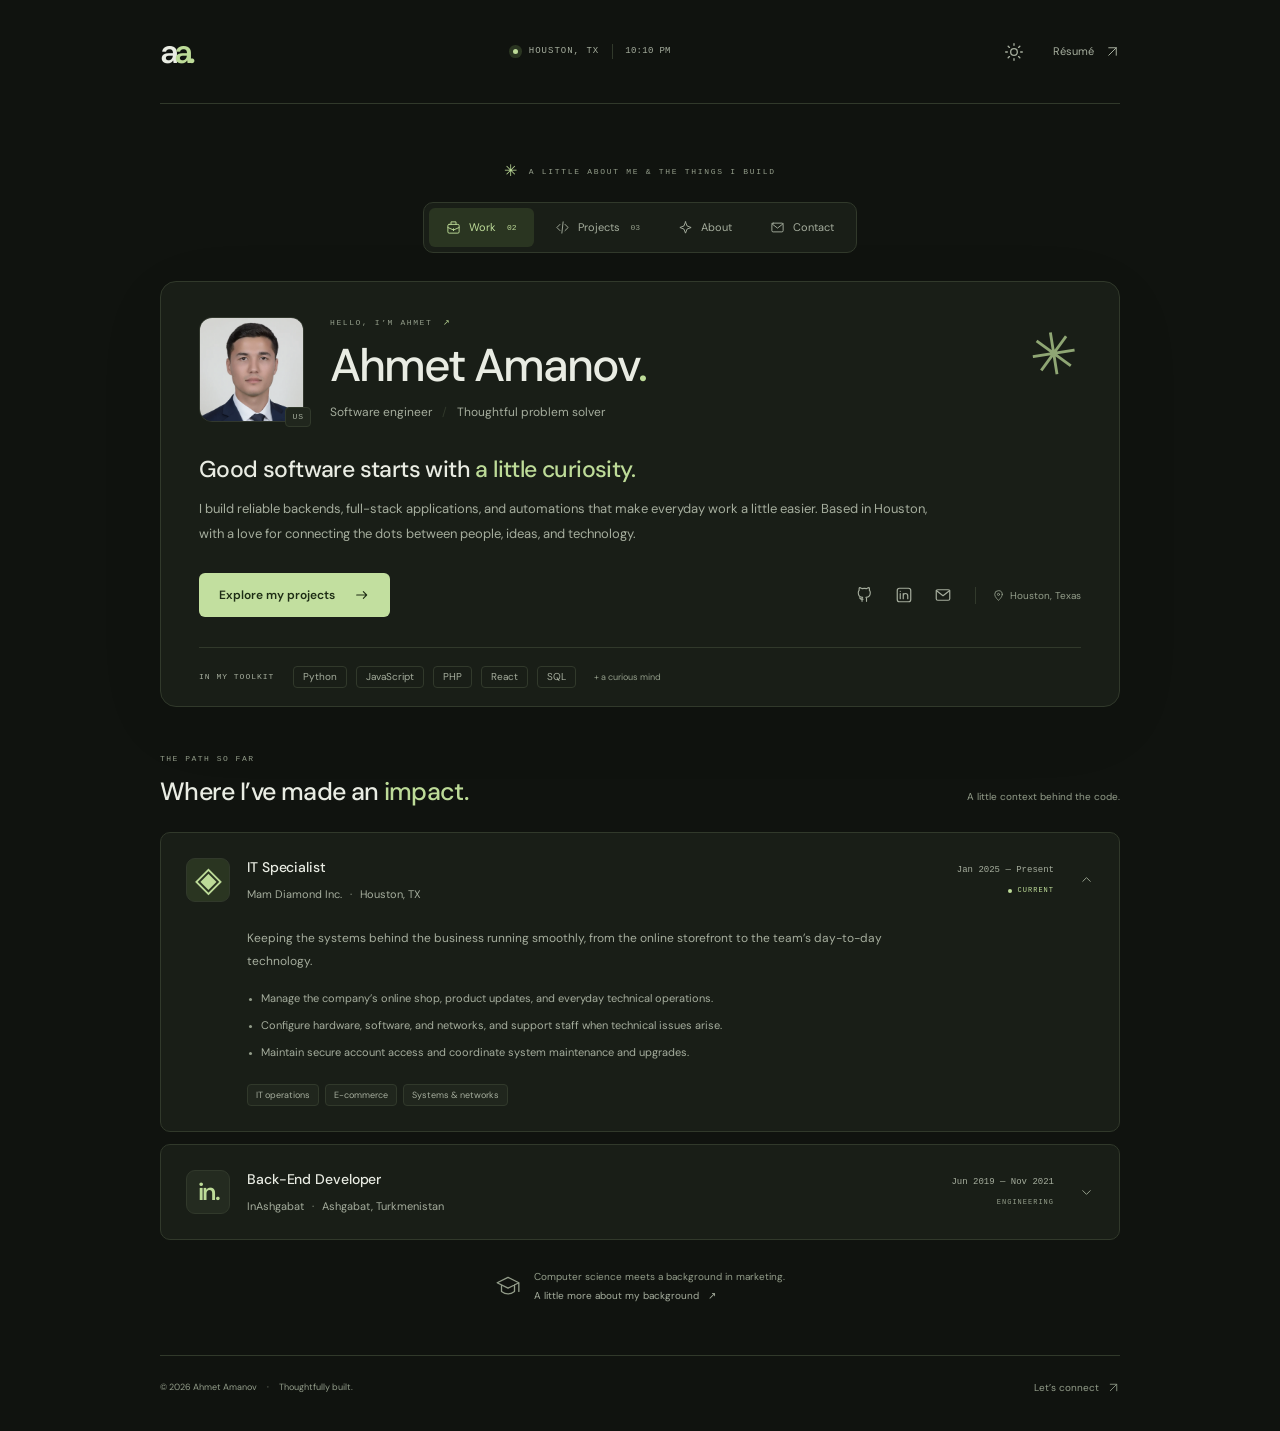
<file: index.html>
﻿<!doctype html>
<html lang="en" data-theme="dark">
  <head>
    <meta charset="utf-8" />
    <meta name="viewport" content="width=device-width, initial-scale=1" />
    <title>Ahmet Amanov — Software Engineer &amp; Backend Developer</title>
    <meta
      name="description"
      content="Software engineer in Houston building reliable backends, full-stack applications, and thoughtful automations. Explore Ahmet Amanov’s work and projects."
    />
    <meta name="theme-color" content="#10130f" />
    <link rel="canonical" href="https://personalwebsite-main-1.vercel.app/" />
    <meta property="og:title" content="Ahmet Amanov — Software Engineer" />
    <meta
      property="og:description"
      content="Useful software. Reliable systems. A little curiosity. Explore my work in full-stack development, backend engineering, and automation."
    />
    <meta property="og:type" content="website" />
    <meta
      property="og:url"
      content="https://personalwebsite-main-1.vercel.app/"
    />
    <meta
      property="og:image"
      content="https://personalwebsite-main-1.vercel.app/assets/images/social-preview.png"
    />
    <meta
      property="og:image:alt"
      content="Ahmet Amanov, software engineer in Houston, Texas"
    />
    <meta name="twitter:card" content="summary_large_image" />
    <link rel="icon" href="assets/icons/favicon.svg" type="image/svg+xml" />
    <link
      rel="preload"
      href="assets/fonts/dm-sans-latin.woff2"
      as="font"
      type="font/woff2"
      crossorigin
    />
    <script src="js/theme-init.js"></script>
    <link rel="stylesheet" href="css/portfolio.css" />
    <script src="js/portfolio.js" defer></script>
    <script type="application/ld+json">
      {
        "@context": "https://schema.org",
        "@type": "Person",
        "name": "Ahmet Amanov",
        "jobTitle": "Software Engineer",
        "url": "https://personalwebsite-main-1.vercel.app/",
        "image": "https://personalwebsite-main-1.vercel.app/assets/images/ahmet-amanov.webp",
        "email": "mailto:ahmedamanov97@gmail.com",
        "sameAs": [
          "https://github.com/AhmetA97",
          "https://www.linkedin.com/in/ahmet-amanov-685796275/"
        ]
      }
    </script>
  </head>
  <body>
    <a class="skip-link" href="#main">Skip to content</a>
    <svg
      class="svg-library"
      xmlns="http://www.w3.org/2000/svg"
      aria-hidden="true"
    >
      <symbol id="i-arrow" viewBox="0 0 24 24">
        <path d="M4 12h15m-5-5 5 5-5 5" />
      </symbol>
      <symbol id="i-diagonal" viewBox="0 0 24 24">
        <path d="M6 18 18 6M6 6h12v12" />
      </symbol>
      <symbol id="i-download" viewBox="0 0 24 24">
        <path d="M12 3v12m-5-5 5 5 5-5M4 17v4h16v-4" />
      </symbol>
      <symbol id="i-location" viewBox="0 0 24 24">
        <path d="M19 10c0 5-7 11-7 11S5 15 5 10a7 7 0 1 1 14 0Z" />
        <circle cx="12" cy="10" r="2" />
      </symbol>
      <symbol id="i-github" viewBox="0 0 24 24">
        <path
          d="M9 19c-4 1-4-2-5-2m10 5v-3.4a3 3 0 0 0-.8-2.3c3-.3 6.2-1.5 6.2-6.7a5.2 5.2 0 0 0-1.4-3.6 4.8 4.8 0 0 0-.1-3.6s-1.1-.4-3.7 1.4a12.9 12.9 0 0 0-6.8 0C4.8 2 3.7 2.4 3.7 2.4A4.8 4.8 0 0 0 3.6 6 5.2 5.2 0 0 0 2.2 9.6c0 5.2 3.2 6.4 6.2 6.7a3 3 0 0 0-.8 2.3V22"
          transform="translate(1 0) scale(.93)"
        />
      </symbol>
      <symbol id="i-linkedin" viewBox="0 0 24 24">
        <rect x="3" y="3" width="18" height="18" rx="3" />
        <path d="M7 10v7m0-10v.1M11 17v-7m0 3a3 3 0 0 1 6 0v4" />
      </symbol>
      <symbol id="i-mail" viewBox="0 0 24 24">
        <rect x="3" y="5" width="18" height="14" rx="2" />
        <path d="m3 6 9 7 9-7" />
      </symbol>
      <symbol id="i-phone" viewBox="0 0 24 24">
        <path
          d="m8 3 2 5-3 2a15 15 0 0 0 7 7l2-3 5 2v3a2 2 0 0 1-2 2A18 18 0 0 1 3 5a2 2 0 0 1 2-2h3Z"
        />
      </symbol>
      <symbol id="i-copy" viewBox="0 0 24 24">
        <rect x="8" y="8" width="12" height="13" rx="2" />
        <path d="M15 8V3H3v13h5" />
      </symbol>
      <symbol id="i-code" viewBox="0 0 24 24">
        <path d="m8 7-5 5 5 5m8-10 5 5-5 5m-3-14-2 18" />
      </symbol>
      <symbol id="i-briefcase" viewBox="0 0 24 24">
        <rect x="3" y="7" width="18" height="14" rx="2" />
        <path d="M8 7V3h8v4M3 12l9 4 9-4m-9 2v3" />
      </symbol>
      <symbol id="i-spark" viewBox="0 0 24 24">
        <path
          d="m12 3 2.5 6.5L21 12l-6.5 2.5L12 21l-2.5-6.5L3 12l6.5-2.5L12 3Z"
        />
      </symbol>
      <symbol id="i-book" viewBox="0 0 24 24">
        <path d="m2 9 10-5 10 5-10 5L2 9Zm4 2v6c4 3 8 3 12 0v-6m4-2v8" />
      </symbol>
      <symbol id="i-chevron" viewBox="0 0 24 24">
        <path d="m6 9 6 6 6-6" />
      </symbol>
      <symbol id="i-sun" viewBox="0 0 24 24">
        <circle cx="12" cy="12" r="4" />
        <path
          d="M12 2v2m0 16v2M2 12h2m16 0h2M5 5l1.5 1.5m11 11L19 19M5 19l1.5-1.5m11-11L19 5"
        />
      </symbol>
      <symbol id="i-moon" viewBox="0 0 24 24">
        <path d="M20.5 13A8.5 8.5 0 0 1 11 3.5 8.5 8.5 0 1 0 20.5 13Z" />
      </symbol>
    </svg>

    <header class="site-header shell">
      <a class="wordmark" href="/" aria-label="aa. — Ahmet Amanov home"
        >a<span>a.</span></a
      >
      <div class="header-location">
        <span class="status-dot"></span><span>HOUSTON, TX</span
        ><span
          class="header-time"
          id="houston-time"
          aria-label="Current time in Houston"
        ></span>
      </div>
      <div class="header-actions">
        <button
          class="icon-button"
          id="theme-toggle"
          type="button"
          aria-label="Switch to light theme"
        >
          <svg class="theme-sun" aria-hidden="true"><use href="#i-sun" /></svg
          ><svg class="theme-moon" aria-hidden="true">
            <use href="#i-moon" />
          </svg></button
        ><a
          class="resume-link"
          href="assets/files/Resume%20Ahmet%20Amanov.pdf"
          target="_blank"
          rel="noopener"
          >Résumé <svg aria-hidden="true"><use href="#i-diagonal" /></svg
        ></a>
      </div>
    </header>

    <main id="main" class="shell">
      <div class="intro-note">
        <span class="small-star" aria-hidden="true">✳</span> A LITTLE ABOUT ME
        &amp; THE THINGS I BUILD
      </div>
      <nav
        class="portfolio-tabs"
        role="tablist"
        aria-label="Portfolio sections"
      >
        <button
          type="button"
          role="tab"
          id="tab-work"
          data-tab="work"
          aria-controls="panel-work"
          aria-selected="true"
        >
          <svg aria-hidden="true"><use href="#i-briefcase" /></svg>Work<span
            class="tab-count"
            >02</span
          >
        </button>
        <button
          type="button"
          role="tab"
          id="tab-projects"
          data-tab="projects"
          aria-controls="panel-projects"
          aria-selected="false"
          tabindex="-1"
        >
          <svg aria-hidden="true"><use href="#i-code" /></svg>Projects<span
            class="tab-count"
            >03</span
          >
        </button>
        <button
          type="button"
          role="tab"
          id="tab-about"
          data-tab="about"
          aria-controls="panel-about"
          aria-selected="false"
          tabindex="-1"
        >
          <svg aria-hidden="true"><use href="#i-spark" /></svg>About
        </button>
        <button
          type="button"
          role="tab"
          id="tab-contact"
          data-tab="contact"
          aria-controls="panel-contact"
          aria-selected="false"
          tabindex="-1"
        >
          <svg aria-hidden="true"><use href="#i-mail" /></svg>Contact
        </button>
      </nav>

      <article class="profile-card" data-tilt aria-labelledby="profile-title">
        <div class="profile-top">
          <div class="portrait-wrap">
            <img
              class="portrait"
              src="assets/images/ahmet-amanov.webp"
              alt="Ahmet Amanov"
              width="584"
              height="800"
              fetchpriority="high"
            /><span
              class="portrait-badge"
              aria-label="Based in the United States"
              >US</span
            >
          </div>
          <div class="profile-heading">
            <p class="eyebrow">
              HELLO, I’M AHMET <span aria-hidden="true">↗</span>
            </p>
            <h1 id="profile-title">Ahmet Amanov<span>.</span></h1>
            <p class="profile-role">
              Software engineer <span>/</span> Thoughtful problem solver
            </p>
          </div>
          <span class="profile-mark" aria-hidden="true">✳</span>
        </div>
        <div class="profile-body">
          <p class="profile-tagline">
            Good software starts with <span>a little curiosity.</span>
          </p>
          <p class="profile-description">
            I build reliable backends, full-stack applications, and automations
            that make everyday work a little easier. Based in Houston, with a
            love for connecting the dots between people, ideas, and technology.
          </p>
        </div>
        <div class="profile-bottom">
          <a class="button button-accent" href="#projects" data-tab-link
            >Explore my projects
            <svg aria-hidden="true"><use href="#i-arrow" /></svg
          ></a>
          <div class="profile-socials">
            <a
              class="icon-button"
              href="https://github.com/AhmetA97"
              target="_blank"
              rel="noopener noreferrer"
              aria-label="Ahmet on GitHub"
              ><svg aria-hidden="true"><use href="#i-github" /></svg></a
            ><a
              class="icon-button"
              href="https://www.linkedin.com/in/ahmet-amanov-685796275/"
              target="_blank"
              rel="noopener noreferrer"
              aria-label="Ahmet on LinkedIn"
              ><svg aria-hidden="true"><use href="#i-linkedin" /></svg></a
            ><a
              class="icon-button"
              href="mailto:ahmedamanov97@gmail.com"
              aria-label="Email Ahmet"
              ><svg aria-hidden="true"><use href="#i-mail" /></svg></a
            ><span class="social-divider"></span
            ><span class="profile-location"
              ><svg aria-hidden="true"><use href="#i-location" /></svg> Houston,
              Texas</span
            >
          </div>
        </div>
        <div class="profile-skills">
          <span class="skills-label">IN MY TOOLKIT</span><span>Python</span
          ><span>JavaScript</span><span>PHP</span><span>React</span
          ><span>SQL</span><span class="skill-more">+ a curious mind</span>
        </div>
      </article>

      <section
        id="panel-work"
        class="tab-panel"
        role="tabpanel"
        aria-labelledby="tab-work"
        tabindex="0"
      >
        <div class="section-heading" id="work">
          <div>
            <p class="eyebrow">THE PATH SO FAR</p>
            <h2>Where I’ve made an <em>impact.</em></h2>
          </div>
          <span class="section-note">A little context behind the code.</span>
        </div>
        <div class="experience-list">
          <details class="experience-card" open>
            <summary>
              <span class="company-symbol symbol-diamond" aria-hidden="true"
                >◈</span
              ><span class="experience-title"
                ><span class="job-title">IT Specialist</span
                ><span class="company-name"
                  >Mam Diamond Inc. <span class="location-dot">·</span> Houston,
                  TX</span
                ></span
              ><span class="experience-date"
                ><span>Jan 2025 — Present</span
                ><span class="current-label"><i></i> CURRENT</span></span
              ><svg class="details-chevron" aria-hidden="true">
                <use href="#i-chevron" />
              </svg>
            </summary>
            <div class="experience-body">
              <p>
                Keeping the systems behind the business running smoothly, from
                the online storefront to the team’s day-to-day technology.
              </p>
              <ul>
                <li>
                  Manage the company’s online shop, product updates, and
                  everyday technical operations.
                </li>
                <li>
                  Configure hardware, software, and networks, and support staff
                  when technical issues arise.
                </li>
                <li>
                  Maintain secure account access and coordinate system
                  maintenance and upgrades.
                </li>
              </ul>
              <div class="tags">
                <span>IT operations</span><span>E-commerce</span
                ><span>Systems &amp; networks</span>
              </div>
            </div>
          </details>
          <details class="experience-card">
            <summary>
              <span class="company-symbol symbol-in" aria-hidden="true"
                >in<span>.</span></span
              ><span class="experience-title"
                ><span class="job-title">Back-End Developer</span
                ><span class="company-name"
                  >InAshgabat <span class="location-dot">·</span> Ashgabat,
                  Turkmenistan</span
                ></span
              ><span class="experience-date"
                ><span>Jun 2019 — Nov 2021</span
                ><span class="role-type">ENGINEERING</span></span
              ><svg class="details-chevron" aria-hidden="true">
                <use href="#i-chevron" />
              </svg>
            </summary>
            <div class="experience-body">
              <p>
                Built the backend foundations of a content platform, with an
                emphasis on reliable publishing, database performance, and clean
                integration.
              </p>
              <ul>
                <li>
                  Developed and maintained a PHP backend for content management
                  and user interaction.
                </li>
                <li>
                  Optimized MySQL queries and integrated RESTful APIs between
                  the frontend and backend.
                </li>
                <li>
                  Worked with the frontend team on responsive experiences and
                  secure application behavior.
                </li>
              </ul>
              <div class="tags">
                <span>PHP</span><span>MySQL</span><span>REST APIs</span
                ><span>OWASP</span>
              </div>
            </div>
          </details>
        </div>
        <div class="panel-signoff">
          <svg aria-hidden="true"><use href="#i-book" /></svg>
          <p>
            Computer science meets a background in marketing.<br /><a
              href="#about"
              data-tab-link
              >A little more about my background
              <span aria-hidden="true">↗</span></a
            >
          </p>
        </div>
      </section>

      <section
        id="panel-projects"
        class="tab-panel"
        role="tabpanel"
        aria-labelledby="tab-projects"
        tabindex="0"
      >
        <div class="section-heading" id="projects">
          <div>
            <p class="eyebrow">THINGS I’VE PUT INTO THE WORLD</p>
            <h2>From an idea to <em>something useful.</em></h2>
          </div>
          <a
            class="text-link"
            href="https://github.com/AhmetA97?tab=repositories"
            target="_blank"
            rel="noopener noreferrer"
            >More on GitHub
            <svg aria-hidden="true"><use href="#i-diagonal" /></svg
          ></a>
        </div>
        <div class="project-toolbar">
          <div
            class="project-filters"
            role="group"
            aria-label="Filter projects"
          >
            <button type="button" data-project-filter="all" aria-pressed="true">
              All projects <span data-project-count>3</span></button
            ><button
              type="button"
              data-project-filter="web"
              aria-pressed="false"
            >
              Web</button
            ><button
              type="button"
              data-project-filter="ai"
              aria-pressed="false"
            >
              Machine learning</button
            ><button
              type="button"
              data-project-filter="automation"
              aria-pressed="false"
            >
              Automation
            </button>
          </div>
        </div>
        <div class="project-list">
          <article
            class="project-card"
            data-project-card
            data-category="automation"
          >
            <div class="project-art art-flow" aria-hidden="true">
              <span class="art-caption">LESS BUSYWORK. MORE CLARITY.</span>
              <div class="workflow">
                <span class="flow-node">G<small>Calendar</small></span
                ><i></i
                ><span class="flow-node flow-ai">✳<small>OpenAI</small></span
                ><i></i
                ><span class="flow-node">✉<small>Daily brief</small></span>
              </div>
              <span class="art-bottom">ONE WORKFLOW. A BETTER MORNING.</span>
            </div>
            <div class="project-content">
              <div class="project-kicker">
                <span>AUTOMATION / 2025</span><span>01</span>
              </div>
              <h3>AI Daily Summary Assistant</h3>
              <p>
                A quieter start to the day. An automated workflow brings
                meetings and relevant emails together into one AI-written
                morning briefing.
              </p>
              <div class="tags">
                <span>n8n</span><span>OpenAI</span><span>Google APIs</span>
              </div>
              <details class="project-details">
                <summary>
                  Behind the project
                  <svg aria-hidden="true"><use href="#i-chevron" /></svg>
                </summary>
                <p>
                  A scheduled workflow fetches events from Google Calendar and
                  related messages from Gmail, merges the context, and uses
                  GPT-4o to prepare a consolidated summary. OAuth2 keeps Google
                  API access authenticated.
                </p>
              </details>
              <a
                class="project-link"
                href="https://github.com/AhmetA97/ai-daily-summary-n8n"
                target="_blank"
                rel="noopener noreferrer"
                >Explore the workflow
                <svg aria-hidden="true"><use href="#i-diagonal" /></svg
              ></a>
            </div>
          </article>
          <article class="project-card" data-project-card data-category="ai">
            <div class="project-art art-data" aria-hidden="true">
              <span class="art-caption">TURNING DATA INTO DIRECTION.</span>
              <div class="data-chart">
                <div class="chart-bars">
                  <i></i><i></i><i></i><i></i><i></i><i></i><i></i><i></i
                  ><i></i>
                </div>
                <svg viewBox="0 0 260 110">
                  <path
                    d="M4 94C28 92 36 58 64 65S103 43 128 49s45-29 65-24 31-7 62-20"
                  />
                </svg>
              </div>
              <span class="art-bottom">PREPARE. PREDICT. UNDERSTAND.</span>
            </div>
            <div class="project-content">
              <div class="project-kicker">
                <span>MACHINE LEARNING / 2024</span><span>02</span>
              </div>
              <h3>Customer Churn Prediction</h3>
              <p>
                Making customer data easier to act on. A Python application
                combines a machine learning pipeline with an approachable
                prediction dashboard.
              </p>
              <div class="tags">
                <span>Python</span><span>Streamlit</span><span>XGBoost</span>
              </div>
              <details class="project-details">
                <summary>
                  Behind the project
                  <svg aria-hidden="true"><use href="#i-chevron" /></svg>
                </summary>
                <p>
                  Data preparation, feature engineering, and classification
                  models sit behind an interactive Streamlit interface. Built as
                  a senior design project at North American University.
                </p>
              </details>
              <a
                class="project-link"
                href="https://github.com/AhmetA97/Customer_Churn_ML_Full_Stack-main"
                target="_blank"
                rel="noopener noreferrer"
                >Explore the code
                <svg aria-hidden="true"><use href="#i-diagonal" /></svg
              ></a>
            </div>
          </article>
          <article class="project-card" data-project-card data-category="web">
            <div class="project-art art-publishing" aria-hidden="true">
              <span class="art-caption">A HOME FOR STORIES.</span>
              <div class="mini-browser">
                <div class="browser-bar">
                  <span></span><span></span><span></span
                  ><small>ashgabat.in</small>
                </div>
                <div class="mini-news">
                  <b>ashgabat<span>.in</span></b>
                  <div class="news-feature">
                    <i></i
                    ><span
                      ><strong></strong><strong></strong><em></em><em></em
                    ></span>
                  </div>
                  <div class="news-lines"><i></i><i></i><i></i></div>
                </div>
              </div>
              <span class="art-bottom">CONTENT. CONNECTED.</span>
            </div>
            <div class="project-content">
              <div class="project-kicker">
                <span>WEB DEVELOPMENT / 2019–2021</span><span>03</span>
              </div>
              <h3>Ashgabat.in</h3>
              <p>
                The systems behind the stories. A content management platform
                with structured publishing, media handling, and database-driven
                content delivery.
              </p>
              <div class="tags">
                <span>PHP</span><span>MySQL</span><span>HTML &amp; CSS</span>
              </div>
              <details class="project-details">
                <summary>
                  Behind the project
                  <svg aria-hidden="true"><use href="#i-chevron" /></svg>
                </summary>
                <p>
                  A PHP backend supports articles, categories, metadata, and
                  media. A custom administration interface and optimized
                  database queries keep the publishing workflow organized and
                  responsive.
                </p>
              </details>
              <a
                class="project-link"
                href="https://ashgabat.in/?lang=en"
                target="_blank"
                rel="noopener noreferrer"
                >Visit the website
                <svg aria-hidden="true"><use href="#i-diagonal" /></svg
              ></a>
            </div>
          </article>
        </div>
      </section>

      <section
        id="panel-about"
        class="tab-panel"
        role="tabpanel"
        aria-labelledby="tab-about"
        tabindex="0"
      >
        <div class="section-heading" id="about">
          <div>
            <p class="eyebrow">A PERSON BEHIND THE CODE</p>
            <h2>Curiosity is the <em>common thread.</em></h2>
          </div>
        </div>
        <div class="about-grid">
          <div class="surface about-story">
            <span class="small-star" aria-hidden="true">✳</span>
            <h3>A builder, with a bigger picture.</h3>
            <p>
              My path brings together software engineering, IT, and a background
              in marketing. That mix shapes the way I work: understand the
              problem, think about the people using it, then build a solution
              that makes sense.
            </p>
            <p>
              I’m especially interested in backend systems, useful applications
              of AI, and connecting tools through automation. I enjoy the point
              where a complicated process becomes something simple to use.
            </p>
            <a class="text-link" href="#contact" data-tab-link
              >Let’s exchange ideas
              <svg aria-hidden="true"><use href="#i-arrow" /></svg
            ></a>
          </div>
          <div class="surface toolkit">
            <p class="eyebrow">TOOLS OF THE TRADE</p>
            <div class="toolkit-group">
              <h3>Languages &amp; applications</h3>
              <p>
                Python · JavaScript · PHP · SQL<br />React · Node.js · Django ·
                Laravel
              </p>
            </div>
            <div class="toolkit-group">
              <h3>Automation &amp; integration</h3>
              <p>n8n · Zapier · OpenAI API<br />REST APIs · Google APIs</p>
            </div>
            <div class="toolkit-group">
              <h3>Building &amp; shipping</h3>
              <p>Git · GitHub · Docker · Linux<br />AWS · Agile · UX/UI</p>
            </div>
          </div>
        </div>
        <div class="subsection-heading">
          <svg aria-hidden="true"><use href="#i-book" /></svg>
          <h3>The foundations</h3>
          <span>EDUCATION</span>
        </div>
        <div class="education-list">
          <article class="education-card">
            <span class="education-monogram" aria-hidden="true">NAU</span>
            <div>
              <h3>North American University</h3>
              <p>B.S. Computer Science · Software Engineering concentration</p>
              <span class="honor">Magna Cum Laude</span>
            </div>
            <time datetime="2024-12">Dec 2024</time>
          </article>
          <article class="education-card">
            <span
              class="education-monogram education-secondary"
              aria-hidden="true"
              >TE</span
            >
            <div>
              <h3>Turkmen State Institute of Economics and Management</h3>
              <p>Bachelor’s &amp; Master’s · Marketing</p>
              <span class="honor">Magna Cum Laude</span>
            </div>
            <time datetime="2018-06">Jun 2018</time>
          </article>
        </div>
      </section>

      <section
        id="panel-contact"
        class="tab-panel"
        role="tabpanel"
        aria-labelledby="tab-contact"
        tabindex="0"
      >
        <div class="section-heading" id="contact">
          <div>
            <p class="eyebrow">GOOD THINGS START WITH A CONVERSATION</p>
            <h2>Have something <em>in mind?</em></h2>
          </div>
        </div>
        <div class="contact-grid">
          <div class="contact-copy">
            <p>
              A project, an opportunity, or a shared interest in making things
              work better. I’d love to hear about it.
            </p>
            <a class="contact-email" href="mailto:ahmedamanov97@gmail.com"
              >ahmedamanov97@gmail.com
              <svg aria-hidden="true"><use href="#i-diagonal" /></svg></a
            ><button
              class="text-link copy-button"
              type="button"
              data-copy-email
              data-email="ahmedamanov97@gmail.com"
            >
              <svg aria-hidden="true"><use href="#i-copy" /></svg
              ><span data-copy-label>Copy email</span>
            </button>
            <div class="contact-links">
              <a
                href="https://www.linkedin.com/in/ahmet-amanov-685796275/"
                target="_blank"
                rel="noopener noreferrer"
                ><svg aria-hidden="true"><use href="#i-linkedin" /></svg>Connect
                on LinkedIn <span aria-hidden="true">↗</span></a
              ><a
                href="https://github.com/AhmetA97"
                target="_blank"
                rel="noopener noreferrer"
                ><svg aria-hidden="true"><use href="#i-github" /></svg>Find me
                on GitHub <span aria-hidden="true">↗</span></a
              ><a href="tel:+13467542942"
                ><svg aria-hidden="true"><use href="#i-phone" /></svg>+1 (346)
                754-2942 <span aria-hidden="true">↗</span></a
              >
            </div>
            <div class="contact-location">
              <span class="status-dot"></span> HOUSTON, TEXAS · OPEN TO A GOOD
              CONVERSATION
            </div>
          </div>
          <div class="surface contact-form-wrap">
            <noscript
              ><h3>Let’s connect.</h3>
              <p>
                Email me at
                <a href="mailto:ahmedamanov97@gmail.com"
                  >ahmedamanov97@gmail.com</a
                >
                to tell me about your idea.
              </p></noscript
            >
            <form id="contact-form" hidden>
              <h3>A little introduction.</h3>
              <p>Tell me what you’re thinking.</p>
              <div class="field">
                <label for="contact-name">Your name</label
                ><input
                  id="contact-name"
                  name="name"
                  autocomplete="name"
                  placeholder="Alex Johnson"
                  maxlength="100"
                  required
                />
              </div>
              <div class="field">
                <label for="contact-email">Your email</label
                ><input
                  id="contact-email"
                  name="email"
                  type="email"
                  autocomplete="email"
                  placeholder="alex@example.com"
                  maxlength="200"
                  required
                />
              </div>
              <div class="field">
                <label for="contact-message">Your message</label
                ><textarea
                  id="contact-message"
                  name="message"
                  placeholder="A little about your idea, project, or opportunity…"
                  rows="4"
                  minlength="15"
                  maxlength="4000"
                  required
                ></textarea>
              </div>
              <button class="button button-accent" type="submit">
                Put a message together
                <svg aria-hidden="true"><use href="#i-arrow" /></svg>
              </button>
              <p class="form-note">
                Opens an email draft for you to review and send.
              </p>
            </form>
            <div
              id="contact-result"
              class="contact-result"
              role="status"
              hidden
              tabindex="-1"
            >
              <span class="small-star" aria-hidden="true">✳</span>
              <h3>Your message is ready.</h3>
              <p>
                Open your email app to review the draft and send it to me.
                Nothing has been sent yet.
              </p>
              <a
                class="button button-accent"
                id="send-message"
                href="mailto:ahmedamanov97@gmail.com"
                >Open email app</a
              ><button class="text-link" id="edit-message" type="button">
                Back to my message <span aria-hidden="true">↗</span>
              </button>
            </div>
          </div>
        </div>
      </section>
    </main>

    <footer class="site-footer shell">
      <p>
        © <span id="year">2026</span> Ahmet Amanov<span class="footer-dot"
          >·</span
        >Thoughtfully built.
      </p>
      <a href="mailto:ahmedamanov97@gmail.com"
        >Let’s connect <svg aria-hidden="true"><use href="#i-diagonal" /></svg
      ></a>
    </footer>
    <div
      class="visually-hidden"
      data-live-status
      role="status"
      aria-live="polite"
    ></div>
    <noscript
      ><p class="noscript-note shell">
        All sections are shown below. Enable JavaScript to use the tabs and
        interactive features.
      </p></noscript
    >
  </body>
</html>
</file>
<file: css/portfolio.css>
@font-face {
  font-family: "DM Sans";
  src: url("../assets/fonts/dm-sans-latin.woff2") format("woff2");
  font-weight: 400 700;
  font-display: swap;
  font-style: normal;
}
:root {
  color-scheme: dark;
  --bg: #10130f;
  --surface: #191e17;
  --surface-raised: #20261d;
  --surface-hover: #252d21;
  --text: #e9ece3;
  --muted: #a5ad9d;
  --subtle: #939d8a;
  --line: #31392b;
  --accent: #bddb98;
  --accent-wash: #2a3521;
  --button-bg: #c2df9f;
  --button-text: #1e2d15;
  --mono: "SFMono-Regular", Consolas, "Liberation Mono", monospace;
  --sans: "DM Sans", Arial, sans-serif;
}
:root[data-theme="light"] {
  color-scheme: light;
  --bg: #f3f4ef;
  --surface: #fff;
  --surface-raised: #ecefe6;
  --surface-hover: #e7ecdf;
  --text: #252d20;
  --muted: #5d6853;
  --subtle: #64705a;
  --line: #d8dfce;
  --accent: #4b6835;
  --accent-wash: #e8efdd;
  --button-bg: #c2df9f;
  --button-text: #1e2d15;
}
*,
*::before,
*::after {
  box-sizing: border-box;
}
html {
  scroll-behavior: smooth;
  scroll-padding-top: 25px;
}
body {
  margin: 0;
  background: var(--bg);
  color: var(--text);
  font-family: var(--sans);
  font-size: 14px;
  line-height: 1.7;
  -webkit-font-smoothing: antialiased;
  transition:
    background 0.2s,
    color 0.2s;
}
body::before {
  content: "";
  position: fixed;
  inset: 0;
  z-index: -1;
  pointer-events: none;
  background-image: radial-gradient(var(--line) 0.7px, transparent 0.7px);
  background-size: 24px 24px;
  opacity: 0.25;
  mask-image: linear-gradient(transparent, black 20%, black 60%, transparent);
}
::selection {
  background: var(--accent);
  color: var(--bg);
}
a {
  color: inherit;
  text-decoration: none;
}
button,
input,
textarea {
  font: inherit;
}
button {
  color: inherit;
  cursor: pointer;
}
button,
a {
  -webkit-tap-highlight-color: transparent;
}
button {
  border: 0;
}
button:disabled {
  cursor: default;
}
svg {
  height: 21px;
  width: 21px;
  fill: none;
  stroke: currentColor;
  stroke-width: 1.6;
  stroke-linecap: round;
  stroke-linejoin: round;
  flex-shrink: 0;
}
h1,
h2,
h3,
p {
  margin: 0;
}
h1,
h2,
h3 {
  font-weight: 500;
  line-height: 1.2;
}
img {
  display: block;
  max-width: 100%;
  height: auto;
}
[hidden] {
  display: none !important;
}
.svg-library {
  position: absolute;
  width: 0;
  height: 0;
  overflow: hidden;
}
a:focus-visible,
button:focus-visible,
summary:focus-visible,
[tabindex="0"]:focus-visible {
  outline: 2px solid var(--accent);
  outline-offset: 5px;
  border-radius: 4px;
}
.visually-hidden {
  position: absolute;
  width: 1px;
  height: 1px;
  padding: 0;
  margin: -1px;
  overflow: hidden;
  clip: rect(0, 0, 0, 0);
  white-space: nowrap;
  border: 0;
}
.skip-link {
  position: fixed;
  top: -90px;
  left: 20px;
  z-index: 30;
  background: var(--accent);
  color: var(--bg);
  padding: 12px 20px;
  border-radius: 6px;
}
.skip-link:focus {
  top: 14px;
}
.shell {
  width: calc(100% - 72px);
  max-width: 960px;
  margin-inline: auto;
}
.eyebrow {
  font-family: var(--mono);
  font-size: 9px;
  letter-spacing: 1.5px;
  line-height: 1.6;
  color: var(--subtle);
}
.small-star {
  color: var(--accent);
  font-size: 28px;
}
.button {
  display: inline-flex;
  align-items: center;
  justify-content: center;
  gap: 19px;
  min-height: 44px;
  padding: 11px 19px;
  border: 1px solid transparent;
  border-radius: 6px;
  font-size: 12px;
  font-weight: 600;
  line-height: 1.4;
  transition:
    background 0.2s,
    transform 0.2s;
}
.button svg {
  width: 16px;
  height: 16px;
}
.button:hover {
  transform: translateY(-2px);
}
.button-accent {
  background: var(--button-bg);
  color: var(--button-text);
}
.button-accent:hover {
  background: #d3edb5;
}
.icon-button {
  display: inline-flex;
  align-items: center;
  justify-content: center;
  width: 37px;
  height: 37px;
  border-radius: 6px;
  border: 1px solid transparent;
  background: transparent;
  color: var(--muted);
  transition:
    color 0.2s,
    background 0.2s;
}
.icon-button:hover {
  color: var(--accent);
  background: var(--accent-wash);
}
.icon-button svg {
  width: 20px;
  height: 20px;
}
.text-link {
  display: inline-flex;
  align-items: center;
  gap: 10px;
  background: none;
  padding: 6px 0;
  font-size: 11px;
  line-height: 1.6;
  color: var(--accent);
}
.text-link svg {
  height: 15px;
  width: 15px;
}
.text-link:hover {
  text-decoration: underline;
  text-underline-offset: 5px;
}
.status-dot {
  height: 5px;
  width: 5px;
  background: var(--accent);
  border-radius: 50%;
  flex-shrink: 0;
  box-shadow: 0 0 0 4px var(--accent-wash);
}
/* A small, personal space on the web. */
.site-header {
  height: 104px;
  display: flex;
  align-items: center;
  justify-content: space-between;
  border-bottom: 1px solid var(--line);
}
.wordmark {
  font-size: 33px;
  font-weight: 600;
  line-height: 1;
  letter-spacing: -5px;
  padding-right: 5px;
  color: var(--text);
}
.wordmark > span {
  color: var(--accent);
}
.header-location {
  display: flex;
  align-items: center;
  gap: 11px;
  font-family: var(--mono);
  font-size: 9px;
  letter-spacing: 1px;
  color: var(--muted);
}
.header-time {
  padding-left: 12px;
  margin-left: 2px;
  border-left: 1px solid var(--line);
  font-size: 9px;
  letter-spacing: 0.3px;
  min-width: 67px;
}
.header-actions {
  display: flex;
  align-items: center;
  gap: 20px;
}
.resume-link {
  display: flex;
  align-items: center;
  gap: 11px;
  font-size: 11px;
  color: var(--muted);
}
.resume-link:hover {
  color: var(--accent);
}
.resume-link svg {
  width: 15px;
  height: 15px;
}
.theme-moon {
  display: none;
}
:root[data-theme="light"] .theme-moon {
  display: block;
}
:root[data-theme="light"] .theme-sun {
  display: none;
}
.intro-note {
  display: flex;
  align-items: center;
  justify-content: center;
  gap: 10px;
  margin-top: 60px;
  font-family: var(--mono);
  font-size: 8px;
  letter-spacing: 1.7px;
  color: var(--subtle);
}
.intro-note .small-star {
  font-size: 16px;
  line-height: 1;
}
.portfolio-tabs {
  width: max-content;
  max-width: 100%;
  margin: 22px auto 28px;
  display: flex;
  gap: 4px;
  padding: 5px;
  background: var(--surface);
  border: 1px solid var(--line);
  border-radius: 10px;
  position: relative;
  z-index: 2;
}
.portfolio-tabs button {
  display: flex;
  align-items: center;
  justify-content: center;
  gap: 8px;
  padding: 10px 17px;
  background: transparent;
  border-radius: 6px;
  color: var(--muted);
  font-size: 11px;
  min-height: 38px;
  white-space: nowrap;
  transition:
    background 0.2s,
    color 0.2s;
}
.portfolio-tabs button svg {
  height: 15px;
  width: 15px;
  stroke-width: 1.5;
}
.portfolio-tabs button:hover {
  color: var(--text);
  background: var(--surface-hover);
}
.portfolio-tabs button[aria-selected="true"] {
  background: var(--accent-wash);
  color: var(--accent);
}
.tab-count {
  font-family: var(--mono);
  font-size: 8px;
  color: var(--subtle);
  margin-left: 3px;
}
.portfolio-tabs button[aria-selected="true"] .tab-count {
  color: var(--accent);
}
.profile-card {
  background: var(--surface);
  border: 1px solid var(--line);
  border-radius: 16px;
  padding: 35px 38px 0;
  position: relative;
  box-shadow: 0 18px 80px #0000000c;
  transform: perspective(1400px) rotateX(var(--tilt-x, 0deg))
    rotateY(var(--tilt-y, 0deg));
  transition:
    transform 0.2s ease,
    border-color 0.2s;
}
.profile-top {
  display: flex;
  align-items: center;
  gap: 26px;
  position: relative;
}
.portrait-wrap {
  position: relative;
  flex-shrink: 0;
}
.portrait {
  height: 105px;
  width: 105px;
  object-fit: cover;
  object-position: center 30%;
  border-radius: 13px;
  filter: saturate(0.75);
  border: 1px solid var(--line);
}
.portrait-badge {
  position: absolute;
  right: -7px;
  bottom: -5px;
  background: var(--surface-raised);
  color: var(--muted);
  padding: 3px 6px;
  border: 1px solid var(--line);
  border-radius: 4px;
  font-family: var(--mono);
  font-size: 8px;
  line-height: 1.5;
  letter-spacing: 1px;
}
.profile-heading .eyebrow {
  font-size: 8px;
  color: var(--subtle);
  margin-bottom: 10px;
  letter-spacing: 1.6px;
}
.profile-heading .eyebrow > span {
  margin-left: 4px;
  color: var(--accent);
}
.profile-heading h1 {
  font-size: 46px;
  letter-spacing: -2.1px;
  line-height: 1.12;
  font-weight: 500;
}
.profile-heading h1 > span {
  color: var(--accent);
}
.profile-role {
  font-size: 12px;
  color: var(--muted);
  margin-top: 11px;
}
.profile-role > span {
  padding-inline: 7px;
  color: var(--line);
}
.profile-mark {
  font-size: 58px;
  position: absolute;
  right: 2px;
  top: 8px;
  line-height: 1;
  color: var(--accent);
  opacity: 0.72;
  transform: rotate(-9deg);
}
.profile-body {
  margin-top: 30px;
}
.profile-tagline {
  font-size: 23px;
  letter-spacing: -0.6px;
  font-weight: 500;
  line-height: 1.4;
}
.profile-tagline > span {
  color: var(--accent);
}
.profile-description {
  font-size: 13px;
  line-height: 1.9;
  color: var(--muted);
  max-width: 740px;
  margin-top: 12px;
}
.profile-bottom {
  display: flex;
  align-items: center;
  justify-content: space-between;
  gap: 23px;
  margin-top: 27px;
  margin-bottom: 30px;
}
.profile-socials {
  display: flex;
  align-items: center;
  gap: 6px;
}
.profile-socials .icon-button {
  width: 33px;
  height: 33px;
}
.profile-socials .icon-button svg {
  width: 18px;
  height: 18px;
}
.social-divider {
  width: 1px;
  height: 17px;
  background: var(--line);
  margin-inline: 10px;
}
.profile-location {
  display: flex;
  align-items: center;
  gap: 5px;
  color: var(--subtle);
  font-size: 10px;
  white-space: nowrap;
}
.profile-location svg {
  height: 13px;
  width: 13px;
}
.profile-skills {
  display: flex;
  align-items: center;
  flex-wrap: wrap;
  gap: 9px;
  border-top: 1px solid var(--line);
  padding-block: 18px;
  font-size: 10px;
  color: var(--muted);
}
.profile-skills > span:not(.skills-label) {
  padding: 3px 9px;
  border: 1px solid var(--line);
  border-radius: 4px;
  line-height: 1.4;
}
.profile-skills .skills-label {
  font-size: 8px;
  font-family: var(--mono);
  letter-spacing: 1px;
  margin-right: 10px;
}
.profile-skills .skill-more {
  border: 0 !important;
  color: var(--subtle);
  font-size: 9px;
  padding-right: 0 !important;
}
/* Experience, projects, and a little more context. */
.tab-panel {
  padding-top: 46px;
  min-height: 380px;
  animation: panel-enter 0.3s ease;
}
.tab-panel:focus {
  outline: none;
}
.tab-panel:focus-visible {
  outline: 2px solid var(--accent);
  outline-offset: 10px;
}
.section-heading {
  display: flex;
  justify-content: space-between;
  align-items: flex-end;
  gap: 25px;
  margin-bottom: 24px;
}
.section-heading .eyebrow {
  margin-bottom: 10px;
  font-size: 8px;
}
.section-heading h2 {
  font-size: 25px;
  font-weight: 500;
  letter-spacing: -0.65px;
  line-height: 1.3;
}
.section-heading h2 em {
  font-style: normal;
  color: var(--accent);
}
.section-note {
  color: var(--subtle);
  font-size: 10px;
  padding-bottom: 3px;
  white-space: nowrap;
}
.experience-list {
  display: grid;
  gap: 12px;
}
.experience-card {
  background: var(--surface);
  border: 1px solid var(--line);
  border-radius: 10px;
  overflow: hidden;
}
.experience-card > summary {
  display: flex;
  align-items: center;
  gap: 17px;
  padding: 23px 25px;
  cursor: pointer;
  list-style: none;
}
.experience-card > summary::-webkit-details-marker,
.project-details > summary::-webkit-details-marker {
  display: none;
}
.experience-card > summary:hover {
  background: var(--surface-raised);
}
.company-symbol {
  height: 44px;
  width: 44px;
  border-radius: 9px;
  background: var(--accent-wash);
  border: 1px solid var(--line);
  display: flex;
  align-items: center;
  justify-content: center;
  flex-shrink: 0;
  color: var(--accent);
}
.symbol-diamond {
  font-size: 35px;
  font-weight: 400;
}
.symbol-in {
  font-size: 24px;
  letter-spacing: -2px;
  font-weight: 600;
  background: #242b20;
}
.symbol-in > span {
  color: #bddb98;
}
:root[data-theme="light"] .symbol-in {
  background: #e7efdd;
}
.experience-title {
  display: grid;
  gap: 5px;
  flex: 1;
}
.job-title {
  font-size: 14px;
  font-weight: 500;
  letter-spacing: -0.1px;
}
.company-name {
  font-size: 11px;
  color: var(--muted);
}
.location-dot {
  padding-inline: 5px;
  color: var(--subtle);
}
.experience-date {
  display: flex;
  align-items: flex-end;
  flex-direction: column;
  gap: 7px;
  font-family: var(--mono);
  font-size: 9px;
  color: var(--muted);
}
.current-label,
.role-type {
  display: flex;
  align-items: center;
  gap: 6px;
  color: var(--accent);
  font-size: 7px;
  letter-spacing: 1px;
}
.current-label > i {
  height: 4px;
  width: 4px;
  background: var(--accent);
  border-radius: 50%;
}
.role-type {
  color: var(--subtle);
}
.details-chevron {
  height: 15px;
  width: 15px;
  color: var(--subtle);
  margin-left: 8px;
  transition: transform 0.2s;
}
.experience-card[open] .details-chevron {
  transform: rotate(180deg);
}
.experience-body {
  padding: 0 26px 25px 86px;
}
.experience-body > p {
  font-size: 12px;
  color: var(--muted);
  line-height: 1.9;
  max-width: 680px;
}
.experience-body ul {
  margin: 16px 0 21px;
  padding-left: 14px;
  color: var(--muted);
  font-size: 11px;
  line-height: 1.9;
}
.experience-body li + li {
  margin-top: 6px;
}
.experience-body li::marker {
  color: var(--subtle);
  font-size: 8px;
}
.tags {
  display: flex;
  gap: 6px;
  flex-wrap: wrap;
}
.tags span {
  padding: 3px 8px;
  color: var(--muted);
  background: var(--surface-raised);
  border: 1px solid var(--line);
  border-radius: 4px;
  font-size: 9px;
  line-height: 1.6;
}
.panel-signoff {
  display: flex;
  align-items: center;
  justify-content: center;
  gap: 13px;
  padding-top: 27px;
}
.panel-signoff > svg {
  height: 26px;
  width: 26px;
  color: var(--subtle);
  stroke-width: 1.2;
}
.panel-signoff p {
  color: var(--subtle);
  font-size: 10px;
  line-height: 1.9;
}
.panel-signoff a {
  color: var(--muted);
}
.panel-signoff a:hover {
  color: var(--accent);
}
.panel-signoff a > span {
  margin-left: 6px;
}
.project-toolbar {
  margin-bottom: 20px;
}
.project-filters {
  display: flex;
  flex-wrap: wrap;
  gap: 7px;
}
.project-filters > button {
  padding: 7px 12px;
  min-height: 32px;
  border-radius: 5px;
  background: transparent;
  color: var(--muted);
  font-size: 10px;
  border: 1px solid var(--line);
}
.project-filters > button[aria-pressed="true"] {
  background: var(--accent-wash);
  border-color: var(--accent-wash);
  color: var(--accent);
}
.project-filters > button > span {
  font-size: 8px;
  margin-left: 5px;
}
.project-list {
  display: grid;
  gap: 18px;
}
.project-card {
  display: grid;
  grid-template-columns: 290px 1fr;
  background: var(--surface);
  border: 1px solid var(--line);
  border-radius: 12px;
  overflow: hidden;
}
.project-art {
  position: relative;
  display: flex;
  align-items: center;
  justify-content: center;
  overflow: hidden;
  min-height: 290px;
  padding: 35px 20px;
  border-right: 1px solid var(--line);
}
.art-caption,
.art-bottom {
  position: absolute;
  left: 23px;
  font-family: var(--mono);
  font-size: 6px;
  letter-spacing: 1px;
  color: #b2c49f;
  line-height: 1.6;
}
.art-caption {
  top: 23px;
}
.art-bottom {
  bottom: 22px;
  font-size: 5.5px;
}
.art-flow {
  background: #202c20;
}
.workflow {
  display: flex;
  align-items: center;
  gap: 10px;
}
.flow-node {
  width: 56px;
  height: 60px;
  position: relative;
  display: grid;
  place-items: center;
  color: #ccdfbd;
  background: #2c3c28;
  border: 1px solid #526748;
  border-radius: 10px;
  font-weight: 600;
  font-size: 26px;
  box-shadow: 0 5px 0 #172314;
}
.flow-node small {
  position: absolute;
  bottom: -29px;
  left: -3px;
  right: -3px;
  font-family: var(--mono);
  font-size: 7px;
  font-weight: 400;
  text-align: center;
  color: #bfd0b3;
}
.flow-node.flow-ai {
  font-size: 39px;
  background: #bed79f;
  color: #2d4421;
  border-color: #d0e5ba;
}
.workflow > i {
  width: 16px;
  height: 1px;
  background: #718462;
  position: relative;
}
.workflow > i:after {
  content: "";
  position: absolute;
  right: 0;
  top: -2px;
  border: solid #718462;
  border-width: 1px 1px 0 0;
  width: 5px;
  height: 5px;
  transform: rotate(45deg);
}
.art-data {
  background: #20292d;
}
.art-data .art-caption,
.art-data .art-bottom {
  color: #b1c8cf;
}
.data-chart {
  position: relative;
  width: 235px;
  height: 115px;
  border-bottom: 1px solid #53646a;
}
.chart-bars {
  display: flex;
  align-items: flex-end;
  justify-content: space-between;
  gap: 8px;
  height: 100%;
  padding-inline: 5px;
}
.chart-bars > i {
  width: 17px;
  background: #30434b;
  border-top: 1px solid #536f7a;
  border-radius: 3px 3px 0 0;
}
.chart-bars > i:nth-child(1) {
  height: 20%;
}
.chart-bars > i:nth-child(2) {
  height: 36%;
}
.chart-bars > i:nth-child(3) {
  height: 28%;
}
.chart-bars > i:nth-child(4) {
  height: 48%;
}
.chart-bars > i:nth-child(5) {
  height: 42%;
}
.chart-bars > i:nth-child(6) {
  height: 58%;
}
.chart-bars > i:nth-child(7) {
  height: 51%;
}
.chart-bars > i:nth-child(8) {
  height: 72%;
}
.chart-bars > i:nth-child(9) {
  height: 87%;
}
.data-chart > svg {
  position: absolute;
  inset: 0;
  height: 100%;
  width: 100%;
  stroke: #a7ccd3;
  stroke-width: 2;
  filter: drop-shadow(0 2px 5px #7ac0d055);
}
.art-publishing {
  background: #292620;
}
.art-publishing .art-caption,
.art-publishing .art-bottom {
  color: #cdc0a9;
}
.mini-browser {
  width: 220px;
  border: 1px solid #6b604d;
  border-radius: 7px;
  background: #39342a;
  box-shadow: 8px 10px 0 #1d1c18;
  transform: rotate(-3deg);
}
.browser-bar {
  height: 24px;
  display: flex;
  align-items: center;
  gap: 4px;
  padding-inline: 10px;
  border-bottom: 1px solid #5d5444;
}
.browser-bar > span {
  height: 4px;
  width: 4px;
  border-radius: 50%;
  background: #8b7a5d;
}
.browser-bar > small {
  font-size: 6px;
  font-family: var(--mono);
  color: #cbbda4;
  margin-left: 15px;
  letter-spacing: 1px;
}
.mini-news {
  padding: 12px 14px 16px;
}
.mini-news > b {
  font-size: 16px;
  letter-spacing: -0.7px;
  color: #e3dacb;
  line-height: 1.3;
}
.mini-news > b > span {
  color: #bfae8a;
}
.news-feature {
  display: flex;
  gap: 10px;
  margin-top: 12px;
  height: 45px;
}
.news-feature > i {
  height: 100%;
  width: 70px;
  background: #696049;
  border-radius: 2px;
}
.news-feature > span {
  display: flex;
  flex-direction: column;
  gap: 4px;
  flex: 1;
  padding-top: 3px;
}
.news-feature strong {
  display: block;
  height: 4px;
  background: #beb29b;
}
.news-feature strong:nth-child(2) {
  width: 80%;
}
.news-feature em {
  height: 2px;
  width: 90%;
  background: #82765f;
  display: block;
}
.news-feature em:last-child {
  width: 70%;
}
.news-lines {
  display: flex;
  gap: 7px;
  margin-top: 12px;
}
.news-lines > i {
  flex: 1;
  height: 26px;
  border-radius: 2px;
  background: #4e4738;
  border-top: 2px solid #807154;
}
.project-content {
  padding: 25px 27px;
}
.project-kicker {
  display: flex;
  justify-content: space-between;
  font-family: var(--mono);
  font-size: 7px;
  letter-spacing: 0.8px;
  color: var(--subtle);
  margin-bottom: 12px;
}
.project-content > h3 {
  font-size: 20px;
  letter-spacing: -0.4px;
  margin-bottom: 11px;
}
.project-content > p {
  color: var(--muted);
  font-size: 11px;
  line-height: 1.9;
  max-width: 500px;
}
.project-content .tags {
  margin-top: 17px;
}
.project-details {
  margin-top: 19px;
}
.project-details > summary {
  list-style: none;
  cursor: pointer;
  display: flex;
  align-items: center;
  gap: 8px;
  font-size: 10px;
  color: var(--muted);
  width: max-content;
}
.project-details > summary:hover {
  color: var(--accent);
}
.project-details > summary > svg {
  width: 12px;
  height: 12px;
  transition: transform 0.2s;
}
.project-details[open] > summary > svg {
  transform: rotate(180deg);
}
.project-details > p {
  font-size: 11px;
  color: var(--muted);
  line-height: 1.9;
  margin-top: 12px;
}
.project-link {
  display: flex;
  justify-content: space-between;
  align-items: center;
  border-top: 1px solid var(--line);
  padding-top: 14px;
  margin-top: 18px;
  color: var(--accent);
  font-size: 11px;
}
.project-link svg {
  height: 15px;
  width: 15px;
}
.project-link:hover svg {
  transform: translate(2px, -2px);
}
.surface {
  background: var(--surface);
  border: 1px solid var(--line);
  border-radius: 11px;
}
.about-grid {
  display: grid;
  grid-template-columns: 1.15fr 1fr;
  gap: 18px;
}
.about-story,
.toolkit {
  padding: 29px;
}
.about-story > .small-star {
  display: block;
  font-size: 32px;
  line-height: 1;
  margin-bottom: 20px;
}
.about-story > h3 {
  font-size: 21px;
  letter-spacing: -0.4px;
  max-width: 260px;
  margin-bottom: 17px;
}
.about-story > p {
  color: var(--muted);
  font-size: 11px;
  line-height: 1.95;
}
.about-story > p + p {
  margin-top: 15px;
}
.about-story > .text-link {
  margin-top: 20px;
}
.toolkit > .eyebrow {
  margin-bottom: 23px;
  font-size: 8px;
}
.toolkit-group + .toolkit-group {
  border-top: 1px solid var(--line);
  margin-top: 19px;
  padding-top: 18px;
}
.toolkit-group > h3 {
  font-size: 12px;
  margin-bottom: 9px;
}
.toolkit-group > p {
  font-size: 11px;
  line-height: 1.95;
  color: var(--muted);
}
.subsection-heading {
  display: flex;
  align-items: center;
  gap: 10px;
  margin: 35px 0 18px;
}
.subsection-heading > svg {
  height: 20px;
  width: 20px;
  color: var(--subtle);
}
.subsection-heading > h3 {
  font-size: 16px;
  font-weight: 500;
  letter-spacing: -0.2px;
}
.subsection-heading > span {
  font-size: 7px;
  color: var(--subtle);
  font-family: var(--mono);
  letter-spacing: 1px;
  margin-left: auto;
}
.education-list {
  display: grid;
  gap: 12px;
}
.education-card {
  display: flex;
  gap: 19px;
  align-items: center;
  background: var(--surface);
  border: 1px solid var(--line);
  border-radius: 10px;
  padding: 22px 25px;
}
.education-monogram {
  width: 46px;
  height: 46px;
  flex-shrink: 0;
  display: flex;
  align-items: center;
  justify-content: center;
  background: #29332a;
  color: #c4d5c0;
  border: 1px solid #42543e;
  border-radius: 8px;
  font-size: 12px;
  font-weight: 600;
  letter-spacing: -0.7px;
}
.education-monogram.education-secondary {
  background: #332f24;
  color: #d1c3a4;
  border-color: #564f3d;
  font-size: 16px;
}
.education-card > div {
  flex: 1;
}
.education-card h3 {
  font-size: 13px;
  font-weight: 500;
  line-height: 1.5;
  margin-bottom: 4px;
}
.education-card p {
  font-size: 10px;
  line-height: 1.8;
  color: var(--muted);
}
.education-card .honor {
  display: block;
  font-size: 9px;
  color: var(--accent);
  margin-top: 7px;
}
.education-card > time {
  font-family: var(--mono);
  font-size: 9px;
  color: var(--muted);
  white-space: nowrap;
  align-self: flex-start;
  margin-top: 3px;
}
.contact-grid {
  display: grid;
  grid-template-columns: 1fr 1fr;
  gap: 52px;
}
.contact-copy {
  padding-top: 13px;
}
.contact-copy > p {
  font-size: 13px;
  color: var(--muted);
  line-height: 1.9;
  max-width: 330px;
}
.contact-email {
  display: flex;
  align-items: center;
  gap: 13px;
  width: max-content;
  max-width: 100%;
  font-size: 19px;
  letter-spacing: -0.55px;
  margin-top: 30px;
}
.contact-email > svg {
  width: 17px;
  height: 17px;
  color: var(--accent);
}
.contact-email:hover {
  color: var(--accent);
}
.copy-button {
  color: var(--subtle);
  font-size: 10px;
  margin-top: 8px;
  gap: 7px;
}
.copy-button > svg {
  height: 13px;
  width: 13px;
}
.contact-links {
  display: grid;
  gap: 18px;
  margin-top: 35px;
}
.contact-links > a {
  display: flex;
  align-items: center;
  gap: 11px;
  font-size: 11px;
  color: var(--muted);
  width: fit-content;
  max-width: 100%;
}
.contact-links > a > svg {
  height: 18px;
  width: 18px;
  color: var(--accent);
}
.contact-links > a > span {
  font-size: 15px;
  margin-left: 6px;
  color: var(--subtle);
}
.contact-links > a:hover {
  color: var(--accent);
}
.contact-location {
  display: flex;
  align-items: center;
  gap: 9px;
  color: var(--subtle);
  font-size: 6px;
  font-family: var(--mono);
  letter-spacing: 0.6px;
  margin-top: 40px;
  line-height: 1.7;
}
.contact-form-wrap {
  padding: 28px;
}
.contact-form-wrap form > h3 {
  font-size: 22px;
  letter-spacing: -0.5px;
  margin-bottom: 7px;
}
.contact-form-wrap form > p:not(.form-note) {
  font-size: 11px;
  color: var(--muted);
  margin-bottom: 23px;
}
.field {
  display: flex;
  flex-direction: column;
  gap: 7px;
  margin-bottom: 17px;
}
.field > label {
  font-size: 10px;
  color: var(--muted);
}
.field > input,
.field > textarea {
  width: 100%;
  min-width: 0;
  background: var(--bg);
  border: 1px solid var(--line);
  border-radius: 5px;
  font-size: 12px;
  color: var(--text);
  line-height: 1.6;
  padding: 10px 11px;
  resize: vertical;
}
.field > input {
  min-height: 41px;
}
.field > input::placeholder,
.field > textarea::placeholder {
  color: var(--subtle);
  opacity: 1;
}
.field > input:focus,
.field > textarea:focus {
  outline: 1px solid var(--accent);
  border-color: var(--accent);
  outline-offset: 0;
}
.field > textarea {
  min-height: 105px;
}
.contact-form-wrap .button {
  width: 100%;
  font-size: 11px;
  gap: 10px;
  justify-content: space-between;
}
.form-note {
  font-size: 8px;
  line-height: 1.8;
  text-align: center;
  color: var(--subtle);
  margin-top: 13px;
}
.contact-result {
  padding-block: 40px;
}
.contact-result > .small-star {
  display: block;
  font-size: 45px;
  margin-bottom: 20px;
}
.contact-result > h3 {
  font-size: 27px;
  letter-spacing: -0.5px;
}
.contact-result > p {
  font-size: 12px;
  color: var(--muted);
  line-height: 1.9;
  margin: 18px 0 28px;
}
.contact-result > .text-link {
  margin-top: 17px;
}
.copy-fallback {
  display: block;
  font-size: 12px;
  color: var(--accent);
  overflow-wrap: anywhere;
  margin-top: 8px;
  user-select: all;
}
.site-footer {
  display: flex;
  align-items: center;
  justify-content: space-between;
  gap: 20px;
  border-top: 1px solid var(--line);
  margin-top: 50px;
  padding: 23px 0 35px;
  font-size: 9px;
  color: var(--subtle);
}
.footer-dot {
  padding-inline: 10px;
}
.site-footer > a {
  display: flex;
  align-items: center;
  gap: 8px;
  font-size: 10px;
}
.site-footer > a > svg {
  height: 13px;
  width: 13px;
}
.site-footer > a:hover {
  color: var(--accent);
}
.noscript-note {
  font-size: 12px;
  color: var(--muted);
  padding-bottom: 30px;
}
.not-found {
  max-width: 760px;
  width: calc(100% - 48px);
  margin: 100px auto;
}
.not-found > .wordmark {
  display: inline-block;
  margin-bottom: 70px;
}
.not-found h1 {
  font-size: clamp(36px, 6vw, 64px);
  letter-spacing: -2px;
  line-height: 1.2;
  margin: 25px 0;
}
.not-found h1 > span {
  color: var(--accent);
}
.not-found > p:not(.eyebrow) {
  color: var(--muted);
  margin-bottom: 35px;
}
.not-found .button {
  margin-top: 0;
}
@keyframes panel-enter {
  from {
    opacity: 0.4;
    transform: translateY(5px);
  }
  to {
    opacity: 1;
    transform: none;
  }
}
@media (min-width: 1600px) {
  .shell {
    max-width: 1000px;
  }
  .intro-note {
    margin-top: 80px;
  }
  .profile-card {
    padding: 39px 43px 0;
  }
  .profile-description {
    font-size: 14px;
  }
  .profile-tagline {
    font-size: 25px;
  }
  .profile-heading h1 {
    font-size: 50px;
  }
  .profile-top {
    gap: 29px;
  }
  .portrait {
    height: 114px;
    width: 114px;
  }
  .profile-body {
    margin-top: 34px;
  }
  .profile-bottom {
    margin-top: 31px;
    margin-bottom: 34px;
  }
  .tab-panel {
    padding-top: 48px;
  }
  .profile-mark {
    font-size: 66px;
  }
}
@media (max-width: 1000px) {
  .shell {
    max-width: 860px;
  }
  .profile-card {
    padding: 32px 30px 0;
  }
  .profile-mark {
    font-size: 46px;
    right: 0;
    top: 4px;
  }
  .profile-heading h1 {
    font-size: 42px;
  }
  .profile-role {
    font-size: 11px;
  }
  .profile-description {
    font-size: 12px;
  }
  .profile-tagline {
    font-size: 22px;
  }
  .profile-location {
    display: none;
  }
  .social-divider {
    display: none;
  }
  .section-heading h2 {
    font-size: 24px;
  }
  .section-note {
    font-size: 9px;
  }
  .project-card {
    grid-template-columns: 250px 1fr;
  }
  .project-art {
    padding-inline: 15px;
  }
  .flow-node {
    width: 48px;
    height: 53px;
  }
  .workflow {
    gap: 8px;
  }
  .workflow > i {
    width: 13px;
  }
  .project-content {
    padding: 24px;
  }
  .contact-grid {
    gap: 30px;
  }
  .contact-email {
    font-size: 17px;
  }
  .contact-form-wrap {
    padding: 24px;
  }
  .experience-date {
    font-size: 8px;
  }
  .company-name {
    font-size: 10px;
  }
  .education-card {
    padding: 21px;
  }
  .education-card h3 {
    font-size: 12px;
  }
}
@media (max-width: 720px) {
  .shell {
    width: calc(100% - 44px);
  }
  .site-header {
    height: 85px;
  }
  .wordmark {
    font-size: 30px;
  }
  .header-actions {
    gap: 13px;
  }
  .header-location {
    font-size: 7px;
    gap: 8px;
    letter-spacing: 0.6px;
  }
  .header-time {
    font-size: 7px;
    padding-left: 9px;
    min-width: 53px;
  }
  .resume-link {
    font-size: 10px;
    gap: 6px;
  }
  .resume-link > svg {
    height: 13px;
    width: 13px;
  }
  .header-actions .icon-button {
    height: 32px;
    width: 32px;
  }
  .intro-note {
    margin-top: 40px;
    font-size: 7px;
    letter-spacing: 1px;
  }
  .portfolio-tabs {
    margin: 19px auto 24px;
    gap: 2px;
    padding: 4px;
  }
  .portfolio-tabs button {
    font-size: 10px;
    padding: 10px 13px;
    gap: 7px;
    min-height: 37px;
  }
  .portfolio-tabs button > svg {
    width: 14px;
    height: 14px;
  }
  .tab-count {
    font-size: 7px;
    margin-left: 0;
  }
  .profile-card {
    padding: 27px 25px 0;
    border-radius: 13px;
  }
  .profile-top {
    gap: 20px;
  }
  .portrait {
    width: 86px;
    height: 86px;
    border-radius: 10px;
  }
  .portrait-badge {
    font-size: 7px;
    padding: 2px 4px;
  }
  .profile-heading h1 {
    font-size: 36px;
    letter-spacing: -1.5px;
  }
  .profile-heading .eyebrow {
    font-size: 6px;
    margin-bottom: 8px;
    letter-spacing: 1.2px;
  }
  .profile-role {
    font-size: 10px;
    max-width: 235px;
    line-height: 1.7;
    margin-top: 7px;
  }
  .profile-role > span {
    padding-inline: 4px;
  }
  .profile-mark {
    display: none;
  }
  .profile-body {
    margin-top: 25px;
  }
  .profile-tagline {
    font-size: 21px;
    max-width: 460px;
  }
  .profile-description {
    font-size: 12px;
    line-height: 1.9;
    margin-top: 12px;
  }
  .profile-bottom {
    margin-top: 25px;
    margin-bottom: 25px;
    gap: 15px;
  }
  .profile-bottom .button {
    font-size: 11px;
    padding: 11px 14px;
    min-height: 42px;
    gap: 17px;
  }
  .profile-socials {
    gap: 3px;
  }
  .profile-socials .icon-button {
    width: 30px;
    height: 30px;
  }
  .profile-socials .icon-button > svg {
    width: 17px;
    height: 17px;
  }
  .profile-skills {
    padding-block: 15px;
    gap: 6px;
    font-size: 9px;
  }
  .profile-skills .skills-label {
    font-size: 7px;
    margin-right: 5px;
  }
  .profile-skills > span:not(.skills-label) {
    padding: 3px 6px;
  }
  .profile-skills .skill-more {
    display: none;
  }
  .tab-panel {
    padding-top: 35px;
  }
  .section-heading {
    display: block;
    margin-bottom: 20px;
  }
  .section-heading h2 {
    font-size: 24px;
    line-height: 1.4;
  }
  .section-heading .eyebrow {
    font-size: 7px;
    margin-bottom: 10px;
  }
  .section-note {
    display: block;
    font-size: 10px;
    margin-top: 9px;
  }
  .section-heading > .text-link {
    margin-top: 12px;
    font-size: 11px;
  }
  .experience-card > summary {
    padding: 19px;
    gap: 13px;
    flex-wrap: wrap;
  }
  .company-symbol {
    width: 39px;
    height: 39px;
    border-radius: 8px;
  }
  .symbol-diamond {
    font-size: 30px;
  }
  .symbol-in {
    font-size: 22px;
  }
  .job-title {
    font-size: 13px;
  }
  .company-name {
    font-size: 10px;
  }
  .experience-date {
    font-size: 8px;
  }
  .details-chevron {
    margin-left: 0;
    height: 13px;
    width: 13px;
  }
  .experience-body {
    padding: 0 20px 21px 71px;
  }
  .experience-body > p {
    font-size: 11px;
  }
  .experience-body ul {
    font-size: 10px;
    padding-left: 12px;
    margin-block: 14px 17px;
  }
  .experience-body .tags span {
    font-size: 8px;
    padding: 2px 6px;
  }
  .panel-signoff {
    padding-top: 24px;
  }
  .panel-signoff p {
    font-size: 9px;
  }
  .project-card {
    grid-template-columns: 210px 1fr;
  }
  .project-art {
    min-height: 310px;
  }
  .workflow {
    gap: 6px;
  }
  .workflow > i {
    width: 8px;
  }
  .flow-node {
    width: 43px;
    height: 47px;
    font-size: 23px;
  }
  .flow-node.flow-ai {
    font-size: 33px;
  }
  .flow-node small {
    font-size: 6px;
    bottom: -25px;
  }
  .data-chart {
    width: 175px;
    height: 100px;
  }
  .chart-bars {
    gap: 5px;
  }
  .chart-bars > i {
    width: 13px;
  }
  .mini-browser {
    width: 171px;
  }
  .news-feature {
    height: 37px;
    gap: 8px;
  }
  .news-feature > i {
    width: 55px;
  }
  .art-caption,
  .art-bottom {
    font-size: 5px;
    left: 17px;
    letter-spacing: 0.8px;
  }
  .project-content {
    padding: 20px;
  }
  .project-content > h3 {
    font-size: 19px;
  }
  .project-content > p {
    font-size: 10px;
  }
  .project-kicker {
    font-size: 6px;
  }
  .project-content .tags span {
    font-size: 8px;
  }
  .project-details > summary {
    font-size: 9px;
  }
  .project-details > p {
    font-size: 10px;
  }
  .project-link {
    font-size: 10px;
  }
  .about-grid {
    gap: 14px;
  }
  .about-story,
  .toolkit {
    padding: 23px;
  }
  .about-story > h3 {
    font-size: 20px;
  }
  .about-story > p {
    font-size: 11px;
  }
  .education-card {
    gap: 14px;
    padding: 20px;
  }
  .education-card h3 {
    font-size: 12px;
  }
  .education-card p {
    font-size: 9px;
  }
  .education-card > time {
    font-size: 8px;
  }
  .education-monogram {
    width: 40px;
    height: 40px;
    font-size: 10px;
  }
  .contact-grid {
    gap: 25px;
  }
  .contact-email {
    font-size: 15px;
    gap: 7px;
    letter-spacing: -0.6px;
  }
  .contact-copy > p {
    font-size: 12px;
  }
  .contact-copy {
    padding-top: 5px;
  }
  .contact-form-wrap {
    padding: 21px;
  }
  .contact-form-wrap form > h3 {
    font-size: 20px;
  }
  .contact-form-wrap .button {
    font-size: 10px;
    padding: 11px 13px;
  }
  .contact-location {
    font-size: 5px;
    letter-spacing: 0.4px;
  }
  .site-footer {
    margin-top: 38px;
    font-size: 8px;
  }
  .site-footer > a {
    font-size: 9px;
  }
  .footer-dot {
    padding-inline: 7px;
  }
}
@media (max-width: 540px) {
  .shell {
    width: calc(100% - 36px);
  }
  .header-time {
    display: none;
  }
  .header-location {
    font-size: 7px;
  }
  .site-header {
    height: 76px;
  }
  .header-actions {
    gap: 8px;
  }
  .intro-note {
    margin-top: 35px;
    font-size: 6px;
    letter-spacing: 1px;
  }
  .intro-note .small-star {
    font-size: 14px;
  }
  .portfolio-tabs {
    width: 100%;
    margin-top: 18px;
    gap: 2px;
    justify-content: space-between;
  }
  .portfolio-tabs button {
    flex: 1;
    padding: 9px 8px;
    min-height: 37px;
    font-size: 10px;
    gap: 6px;
  }
  .portfolio-tabs button > svg {
    height: 13px;
    width: 13px;
  }
  .portfolio-tabs .tab-count {
    display: none;
  }
  .profile-card {
    padding: 23px 21px 0;
  }
  .profile-top {
    gap: 16px;
  }
  .portrait {
    width: 74px;
    height: 80px;
    object-position: center 27%;
    border-radius: 9px;
  }
  .profile-heading h1 {
    font-size: 30px;
    letter-spacing: -1.4px;
    line-height: 1.1;
    white-space: nowrap;
  }
  .profile-heading .eyebrow {
    font-size: 5.5px;
    letter-spacing: 1px;
    margin-bottom: 7px;
  }
  .profile-role {
    font-size: 9px;
    line-height: 1.7;
    margin-top: 7px;
    max-width: 190px;
  }
  .profile-role > span {
    padding-inline: 2px;
  }
  .profile-body {
    margin-top: 24px;
  }
  .profile-tagline {
    font-size: 22px;
    line-height: 1.45;
    letter-spacing: -0.5px;
    max-width: 270px;
  }
  .profile-description {
    font-size: 11px;
    line-height: 1.95;
    margin-top: 12px;
  }
  .profile-bottom {
    margin-top: 24px;
    gap: 9px;
    margin-bottom: 23px;
    flex-wrap: wrap;
  }
  .profile-bottom .button {
    font-size: 10px;
    min-height: 40px;
    gap: 14px;
    padding: 11px 13px;
  }
  .profile-socials {
    gap: 0;
  }
  .profile-socials .icon-button {
    width: 27px;
    height: 31px;
  }
  .profile-socials .icon-button > svg {
    width: 16px;
    height: 16px;
  }
  .profile-skills {
    gap: 6px;
    padding-block: 14px;
    font-size: 8px;
  }
  .profile-skills .skills-label {
    width: 100%;
    font-size: 6px;
    letter-spacing: 1px;
    margin-bottom: 3px;
  }
  .profile-skills > span:not(.skills-label) {
    padding: 3px 8px;
  }
  .tab-panel {
    padding-top: 32px;
  }
  .section-heading h2 {
    font-size: 24px;
    letter-spacing: -0.6px;
  }
  .section-note {
    font-size: 9px;
  }
  .experience-card > summary {
    gap: 12px;
    padding: 17px 16px;
    position: relative;
  }
  .experience-title {
    width: calc(100% - 70px);
    flex: initial;
    gap: 4px;
  }
  .company-name {
    font-size: 9px;
  }
  .job-title {
    font-size: 12px;
  }
  .company-symbol {
    height: 37px;
    width: 37px;
  }
  .experience-date {
    width: calc(100% - 50px);
    margin-left: 49px;
    flex-direction: row;
    align-items: center;
    gap: 13px;
    margin-top: -3px;
    font-size: 7px;
  }
  .current-label,
  .role-type {
    font-size: 6px;
    letter-spacing: 0.7px;
  }
  .details-chevron {
    position: absolute;
    right: 16px;
    top: 27px;
  }
  .experience-body {
    padding: 1px 17px 20px;
  }
  .experience-body > p {
    font-size: 11px;
  }
  .experience-body ul {
    font-size: 10px;
    padding-left: 13px;
    margin-top: 14px;
  }
  .experience-body .tags {
    gap: 5px;
  }
  .panel-signoff {
    justify-content: flex-start;
    padding-inline: 9px;
  }
  .project-filters {
    gap: 5px;
  }
  .project-filters > button {
    font-size: 9px;
    padding: 6px 9px;
    min-height: 31px;
  }
  .project-card {
    grid-template-columns: 1fr;
  }
  .project-art {
    height: 208px;
    min-height: 208px;
    border-right: 0;
    border-bottom: 1px solid var(--line);
  }
  .art-caption,
  .art-bottom {
    font-size: 6px;
    left: 22px;
    letter-spacing: 1.1px;
  }
  .art-caption {
    top: 20px;
  }
  .art-bottom {
    bottom: 17px;
  }
  .workflow {
    gap: 13px;
    margin-top: -4px;
  }
  .workflow > i {
    width: 22px;
  }
  .flow-node {
    height: 52px;
    width: 52px;
    font-size: 25px;
  }
  .flow-node small {
    font-size: 7px;
    bottom: -25px;
  }
  .flow-node.flow-ai {
    font-size: 35px;
  }
  .data-chart {
    width: 230px;
    height: 105px;
  }
  .chart-bars {
    gap: 8px;
  }
  .chart-bars > i {
    width: 18px;
  }
  .mini-browser {
    width: 205px;
    margin-top: 3px;
  }
  .browser-bar {
    height: 22px;
  }
  .mini-news {
    padding: 8px 13px 12px;
  }
  .mini-news > b {
    font-size: 14px;
  }
  .news-feature {
    height: 35px;
    margin-top: 8px;
  }
  .news-lines {
    margin-top: 8px;
  }
  .news-lines > i {
    height: 18px;
  }
  .project-content {
    padding: 23px;
  }
  .project-kicker {
    font-size: 7px;
    margin-bottom: 12px;
  }
  .project-content > h3 {
    font-size: 23px;
    letter-spacing: -0.6px;
  }
  .project-content > p {
    font-size: 12px;
    line-height: 1.9;
  }
  .project-content .tags {
    margin-top: 17px;
  }
  .project-content .tags > span {
    font-size: 9px;
  }
  .project-details > summary {
    font-size: 10px;
  }
  .project-details > p {
    font-size: 11px;
  }
  .project-link {
    font-size: 11px;
    margin-top: 18px;
    padding-top: 15px;
  }
  .about-grid {
    grid-template-columns: 1fr;
  }
  .about-story,
  .toolkit {
    padding: 25px;
  }
  .about-story > h3 {
    font-size: 24px;
  }
  .about-story > p {
    font-size: 12px;
  }
  .toolkit-group > h3 {
    font-size: 13px;
  }
  .toolkit-group > p {
    font-size: 12px;
  }
  .toolkit > .eyebrow {
    font-size: 8px;
  }
  .education-card {
    padding: 19px 17px;
    gap: 12px;
    align-items: flex-start;
    flex-wrap: wrap;
  }
  .education-card > div {
    flex: 1;
    min-width: 0;
  }
  .education-card h3 {
    font-size: 12px;
  }
  .education-card p {
    font-size: 10px;
    line-height: 1.8;
  }
  .education-card .honor {
    font-size: 9px;
  }
  .education-card > time {
    font-size: 8px;
    width: 100%;
    margin-left: 52px;
    margin-top: 0;
  }
  .education-monogram {
    height: 40px;
    width: 40px;
  }
  .subsection-heading > h3 {
    font-size: 16px;
  }
  .subsection-heading > span {
    font-size: 6px;
  }
  .contact-grid {
    grid-template-columns: 1fr;
    gap: 28px;
  }
  .contact-copy > p {
    max-width: none;
    font-size: 12px;
  }
  .contact-email {
    font-size: 21px;
    letter-spacing: -0.6px;
    margin-top: 23px;
    gap: 10px;
  }
  .contact-email > svg {
    height: 16px;
    width: 16px;
  }
  .copy-button {
    font-size: 10px;
    margin-top: 9px;
  }
  .contact-links {
    margin-top: 26px;
    gap: 17px;
  }
  .contact-links > a {
    font-size: 12px;
  }
  .contact-location {
    font-size: 6px;
    margin-top: 25px;
    max-width: 100%;
    letter-spacing: 0.5px;
    line-height: 1.8;
  }
  .contact-form-wrap {
    padding: 25px;
  }
  .contact-form-wrap form > h3 {
    font-size: 25px;
  }
  .contact-form-wrap form > p:not(.form-note) {
    font-size: 12px;
  }
  .field > label {
    font-size: 11px;
  }
  .field > input,
  .field > textarea {
    font-size: 16px;
    padding: 11px 12px;
  }
  .field > input {
    min-height: 44px;
  }
  .contact-form-wrap .button {
    font-size: 11px;
    min-height: 44px;
    padding: 11px 14px;
  }
  .form-note {
    font-size: 9px;
  }
  .site-footer {
    margin-top: 35px;
    font-size: 8px;
    gap: 10px;
    padding-block: 21px 27px;
  }
  .site-footer > a {
    font-size: 9px;
    gap: 5px;
    white-space: nowrap;
  }
  .footer-dot {
    padding-inline: 6px;
  }
}
@media (max-width: 360px) {
  .header-location {
    font-size: 6px;
    gap: 7px;
  }
  .header-actions {
    gap: 4px;
  }
  .resume-link {
    font-size: 9px;
  }
  .profile-card {
    padding: 22px 17px 0;
  }
  .portrait {
    width: 63px;
    height: 74px;
  }
  .profile-top {
    gap: 13px;
  }
  .profile-heading h1 {
    font-size: 27px;
  }
  .profile-role {
    font-size: 8px;
  }
  .profile-heading .eyebrow {
    font-size: 5px;
  }
  .profile-tagline {
    font-size: 21px;
  }
  .profile-bottom {
    gap: 8px;
  }
  .profile-bottom .button {
    font-size: 9px;
    gap: 10px;
    padding: 10px 11px;
  }
  .profile-socials .icon-button {
    width: 25px;
  }
  .contact-email {
    font-size: 18px;
    gap: 7px;
  }
  .contact-form-wrap {
    padding: 21px;
  }
  .project-filters > button {
    font-size: 8px;
    padding: 6px 8px;
  }
  .portfolio-tabs button {
    font-size: 9px;
    padding: 9px 6px;
  }
  .section-heading h2 {
    font-size: 22px;
  }
  .site-footer {
    font-size: 7px;
  }
  .footer-dot {
    padding-inline: 4px;
  }
}
@media (prefers-reduced-motion: reduce) {
  html {
    scroll-behavior: auto;
  }
  *,
  *::before,
  *::after {
    animation: none !important;
    transition: none !important;
  }
  .profile-card {
    transform: none !important;
  }
}
@media print {
  body {
    background: white;
    color: black;
  }
  body::before,
  .site-header,
  .intro-note,
  .portfolio-tabs,
  .profile-mark,
  .profile-bottom,
  .profile-skills,
  .project-art,
  .project-filters,
  .contact-form-wrap,
  .site-footer {
    display: none !important;
  }
  .shell {
    width: 100%;
    max-width: none;
  }
  .profile-card {
    transform: none !important;
    box-shadow: none;
    border: 0;
    padding: 0;
  }
  .tab-panel[hidden] {
    display: block !important;
  }
  .tab-panel {
    padding-top: 25px;
    min-height: 0;
  }
  .experience-card,
  .surface,
  .education-card,
  .project-card {
    background: white;
    border: 1px solid #ccc;
    color: black;
    break-inside: avoid;
  }
  .experience-card > summary,
  .experience-body {
    color: black;
  }
  .experience-card:not([open]) .experience-body {
    display: block;
  }
  .project-card {
    display: block;
  }
  .contact-links {
    margin-top: 15px;
  }
  .profile-description,
  .company-name,
  .experience-body > p,
  .experience-body li,
  .project-content > p,
  .about-story > p,
  .toolkit-group > p,
  .education-card p,
  .contact-copy > p {
    color: #333;
  }
  .profile-top .portrait {
    width: 80px;
    height: 80px;
  }
}
</file>
